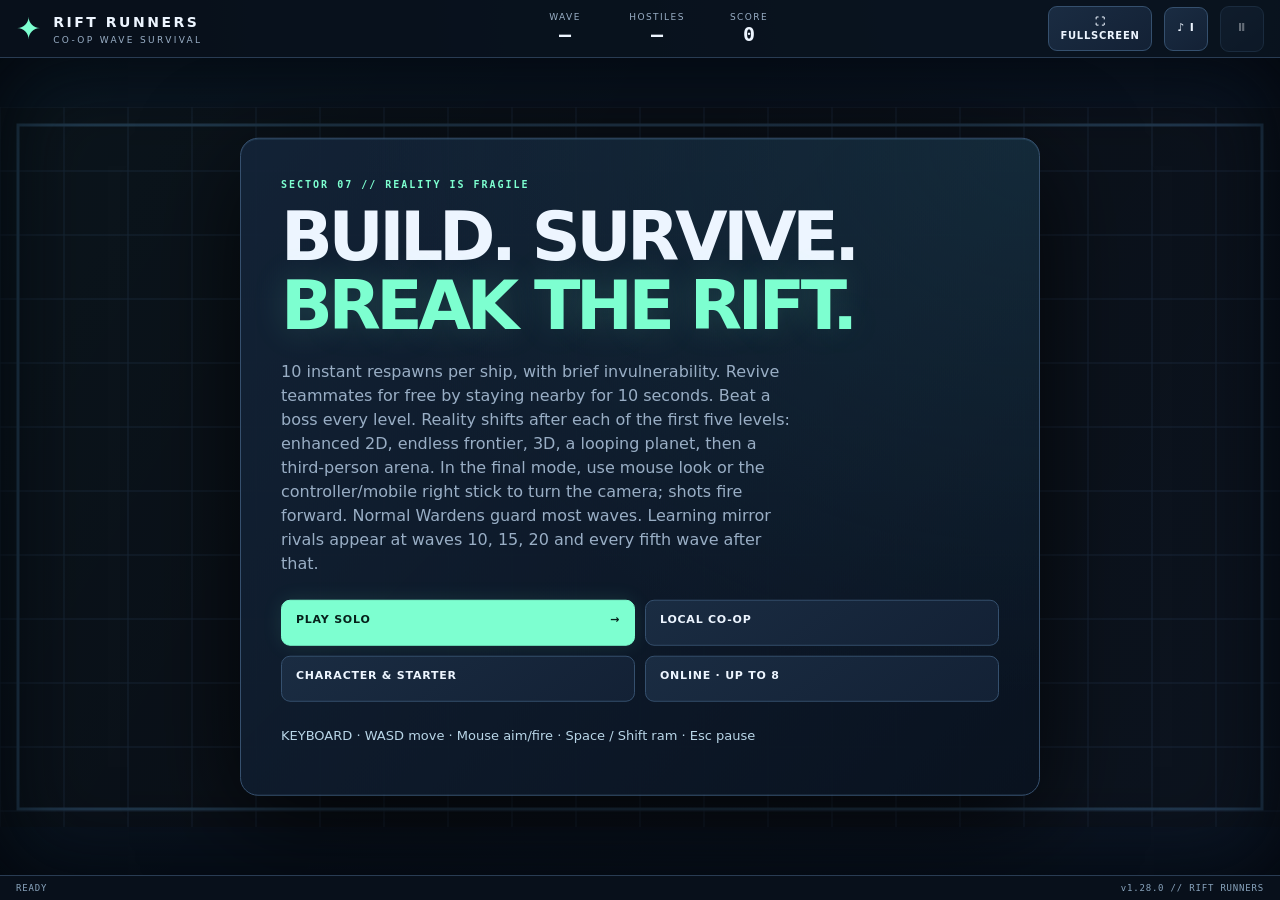
<file: index.html>
<!doctype html>
<html lang="en">
<head>
  <meta charset="utf-8">
  <meta name="viewport" content="width=device-width,initial-scale=1,viewport-fit=cover">
  <meta name="theme-color" content="#080b12">
  <meta name="description" content="Rift Runners — a peer-to-peer twin-stick wave survival game.">
  <title>Rift Runners</title>
  <link rel="icon" type="image/svg+xml" href="data:image/svg+xml,%3Csvg xmlns='http://www.w3.org/2000/svg' viewBox='0 0 64 64'%3E%3Crect width='64' height='64' rx='14' fill='%23080b12'/%3E%3Cpath d='M32 7 48 25 39 29 51 48 33 40 22 56 23 37 7 32 25 25z' fill='%2368f7c2'/%3E%3C/svg%3E">
  <link rel="stylesheet" href="style.css?v=1.28.0">
</head>
<body>
  <main>
    <header>
      <div class="brand"><span class="mark">✦</span><div><b>RIFT RUNNERS</b><small>CO-OP WAVE SURVIVAL</small></div></div>
      <div class="hud">
        <div><span>WAVE</span><strong id="wave">—</strong></div>
        <div><span>HOSTILES</span><strong id="hostiles">—</strong></div>
        <div><span>SCORE</span><strong id="score">0</strong></div>
      </div>
      <button id="fullscreenBtn" aria-label="Enter fullscreen">⛶ FULLSCREEN</button>
      <button id="soundBtn" aria-label="Mute sound" aria-pressed="true">♪ ON</button>
      <button id="pauseBtn" class="icon" aria-label="Pause">Ⅱ</button>
    </header>

    <section class="stage">
      <canvas id="game" width="1280" height="720" aria-label="Rift Runners game arena"></canvas>
      <div class="scanlines"></div>
      <button id="skipLevelBtn" class="skip-level hidden" title="Finish this wave and start the next without visiting the shop">SKIP LEVEL →</button>

      <section id="menu" class="panel menu">
        <p class="eyebrow">SECTOR 07 // REALITY IS FRAGILE</p>
        <h1>BUILD. SURVIVE.<br><em>BREAK THE RIFT.</em></h1>
        <p class="lede">10 instant respawns per ship, with brief invulnerability. Revive teammates for free by staying nearby for 10 seconds. Beat a boss every level. Reality shifts after each of the first five levels: enhanced 2D, endless frontier, 3D, a looping planet, then a third-person arena. In the final mode, use mouse look or the controller/mobile right stick to turn the camera; shots fire forward. Normal Wardens guard most waves. Learning mirror rivals appear at waves 10, 15, 20 and every fifth wave after that.</p>
        <div class="actions">
          <button class="primary" data-action="solo">PLAY SOLO <span>→</span></button>
          <button data-action="local">LOCAL CO-OP</button>
          <button data-action="armory">CHARACTER & STARTER</button>
          <button data-action="online">ONLINE · UP TO 8</button>
        </div>
        <p class="touch-help">Left thumb: move · Right thumb: aim &amp; fire · Ram forward with a red front shield · 30s cooldown. Landscape recommended.</p><p id="inputHint">KEYBOARD · WASD move · Mouse aim/fire · Space / Shift ram · Esc pause</p><div class="controls"><span><kbd>WASD</kbd> MOVE</span><span><kbd>MOUSE</kbd> AIM + FIRE</span><span><kbd>SPACE</kbd> RAM</span></div>
      </section>

      <section id="armory" class="panel armory hidden">
        <button class="back" data-action="armory-done">← DONE</button>
        <p class="eyebrow">ONE WEAPON. BUILD YOUR RUN.</p><h2 id="armoryTitle">Your character</h2>
        <p id="profileInfo" class="muted"></p><div id="slots"></div>
        <button data-action="skills-preview">PREVIEW SKILL TREE</button>
        <button data-action="armory-player">SWITCH PLAYER (LOCAL)</button>
        <h3>Choose one starter weapon</h3><p class="muted">Find supply crates during waves. Collect green materials and XP, then buy weapons and passive items in the shop. Combine two matching weapons of the same rarity to upgrade them.</p><div id="weaponCards"></div>
      </section>
      <section id="shop" class="panel shop hidden">
        <div class="shop-head"><div><p class="eyebrow">FIELD EXCHANGE // WAVE CLEARED</p><h2 id="shopTitle"></h2></div><strong id="shopWallet"></strong></div>
        <div class="shop-layout">
          <aside class="shop-sidebar">
            <div class="shop-summary"><button data-action="skills" class="skill-entry">✦ SKILL TREE</button><p id="shopHint"></p><div id="levelChoices"></div></div>
            <div class="shop-toolbar"><p id="teamReady" role="status"></p><button id="buyLife">BUY LIFE</button><button id="reroll">REROLL</button><button id="switchShop">SWITCH PLAYER</button><button id="readyShop" class="primary">READY · NEXT WAVE</button></div>
          </aside>
          <div class="shop-browser"><nav class="shop-tabs" aria-label="Shop sections"><button id="tab-offers">MARKET</button><button id="tab-inventory">WEAPONS</button><button id="tab-items">AUGMENTS</button><button id="tab-stats">SHIP STATS</button></nav>
            <div class="shop-scroll">
              <section id="pane-offers"><p class="section-help">Two weapons + two augments. Lock offers to keep them. Effects scale with rarity.</p><div id="offers"></div></section>
              <section id="pane-inventory" class="hidden"><p class="section-help">Match weapon + rarity to combine. Six slots maximum. Full inventory? Matching purchases combine automatically.</p><div id="inventory"></div></section>
              <section id="pane-stats" class="hidden"><p class="section-help">Current stats for your selected ship. Choose level upgrades in the left panel.</p><p id="shopStats"></p></section>
              <section id="pane-items" class="hidden"><p class="section-help">Your installed augments. Bonuses stack up to their listed caps.</p><div id="itemList"></div></section>
            </div>
          </div>
        </div>
      </section>
      <section id="skills" class="panel skill-panel hidden" aria-label="Skill tree">
        <div class="tree-head"><button data-action="skill-close">← BACK</button><b>CONSTELLATION</b><strong id="treePoints"></strong><button id="treeZoomOut" aria-label="Zoom out">−</button><button id="treeZoomIn" aria-label="Zoom in">+</button><button id="treeCenter">FIT</button></div>
        <div class="tree-layout"><div id="treeMap" tabindex="0" aria-label="Pan the skill tree"><div id="treeSpace"><div id="treeWorld"><svg id="treeLines" viewBox="0 0 2200 2100" aria-hidden="true"></svg></div></div></div>
        <aside class="tree-detail"><p class="eyebrow">CHOOSE YOUR PATH</p><h2 id="treeName"></h2><p id="treeDescription"></p><p id="treeRequirement"></p><button id="treeUnlock" class="primary">UNLOCK</button><p id="treeHint" class="small-print"></p></aside></div>
      </section>
      <div id="loadoutHud" aria-live="off"></div>
      <div id="bossHud" class="hidden"><b id="bossName">RIFT WARDEN</b><progress id="bossBar" value="1" max="1" aria-label="Boss health"></progress></div>
      <section id="lobby" class="panel lobby hidden">
        <button class="back" data-action="back">← BACK</button>
        <p class="eyebrow">DIRECT LINK</p><h2>Up to 8-player co-op</h2>
        <p class="muted">Share one room password with up to seven friends. The host taps START RUN when everyone is here.</p>
        <label class="room-label" for="roomPassword">Room password</label>
        <input id="roomPassword" autocomplete="off" autocapitalize="none" spellcheck="false" maxlength="64" placeholder="Host generates one, or enter your friend's">
        <div class="role-pick">
          <button class="primary" data-action="host">HOST ROOM</button>
          <button data-action="join">JOIN ROOM</button>
          <button data-action="copy">COPY</button>
        </div>
        <p id="crewList" class="muted" aria-live="polite"></p><button id="startRoom" class="primary hidden" data-action="start-room">START RUN</button>
        <p id="netStatus" class="status" role="status" aria-live="polite">Choose Host or Join.</p>
        <pre id="netDetails" style="font:12px/1.5 monospace;white-space:pre-wrap;max-height:90px;overflow:auto" aria-live="polite"></pre><p class="muted small-print">Use a game-only password, never an account password. Join before the run starts. If disconnected, choose JOIN ROOM with the same password in this tab to reclaim your ship. Host migration is automatic while teammates remain online. PeerJS provides matchmaking; browsers connect using WebRTC. Some networks may still block the connection.</p>
      </section>

      <section id="upgrade" class="panel upgrade hidden"><p class="eyebrow">WAVE CLEARED</p><h2>Choose an upgrade</h2><p id="upgradeHint"></p><div id="cards"></div></section>
      <section id="gameover" class="panel gameover hidden"><p class="eyebrow">SIGNAL LOST</p><h2>Run over</h2><p id="finalScore"></p><button class="primary" data-action="restart">RUN IT BACK</button><button data-action="back">MAIN MENU</button></section>
      <div id="respawnControls" class="respawn-controls hidden"></div>
      <div id="toast" class="toast hidden"></div>
      <div id="touch" class="touch hidden"><div class="stick" id="moveStick" aria-label="Movement stick"><i></i><span>MOVE</span></div><div class="stick fire" id="aimStick" aria-label="Aim and fire stick"><i></i><span>AIM / FIRE</span></div><button id="dashTouch">RAM</button></div>
    </section>
    <footer><span id="mode">READY</span><span>v1.28.0 // RIFT RUNNERS</span></footer>
  </main>
  <script src="skill-tree.js?v=1.28.0"></script>
  <script src="skill-ui.js?v=1.28.0"></script>
  <script src="sphere-world.js?v=1.28.0"></script>
  <script src="progression.js?v=1.28.0"></script>
  <script src="rift-frontier.js?v=1.28.0"></script>
  <script src="rift-visuals.js?v=1.28.0"></script>
  <script src="rift-models.js?v=1.28.0"></script>
  <script src="third-person.js?v=1.28.0"></script>
  <script src="rift-3d.js?v=1.28.0"></script>
  <script src="fullscreen.js?v=1.28.0"></script>
  <script src="gamepad.js?v=1.28.0"></script>
  <script src="network-visuals.js?v=1.28.0"></script>
  <script src="arcade-feedback.js?v=1.28.0"></script>
  <script src="combat-grid.js?v=1.28.0"></script>
  <script src="game.js?v=1.28.0"></script>
</body>
</html>
</file>
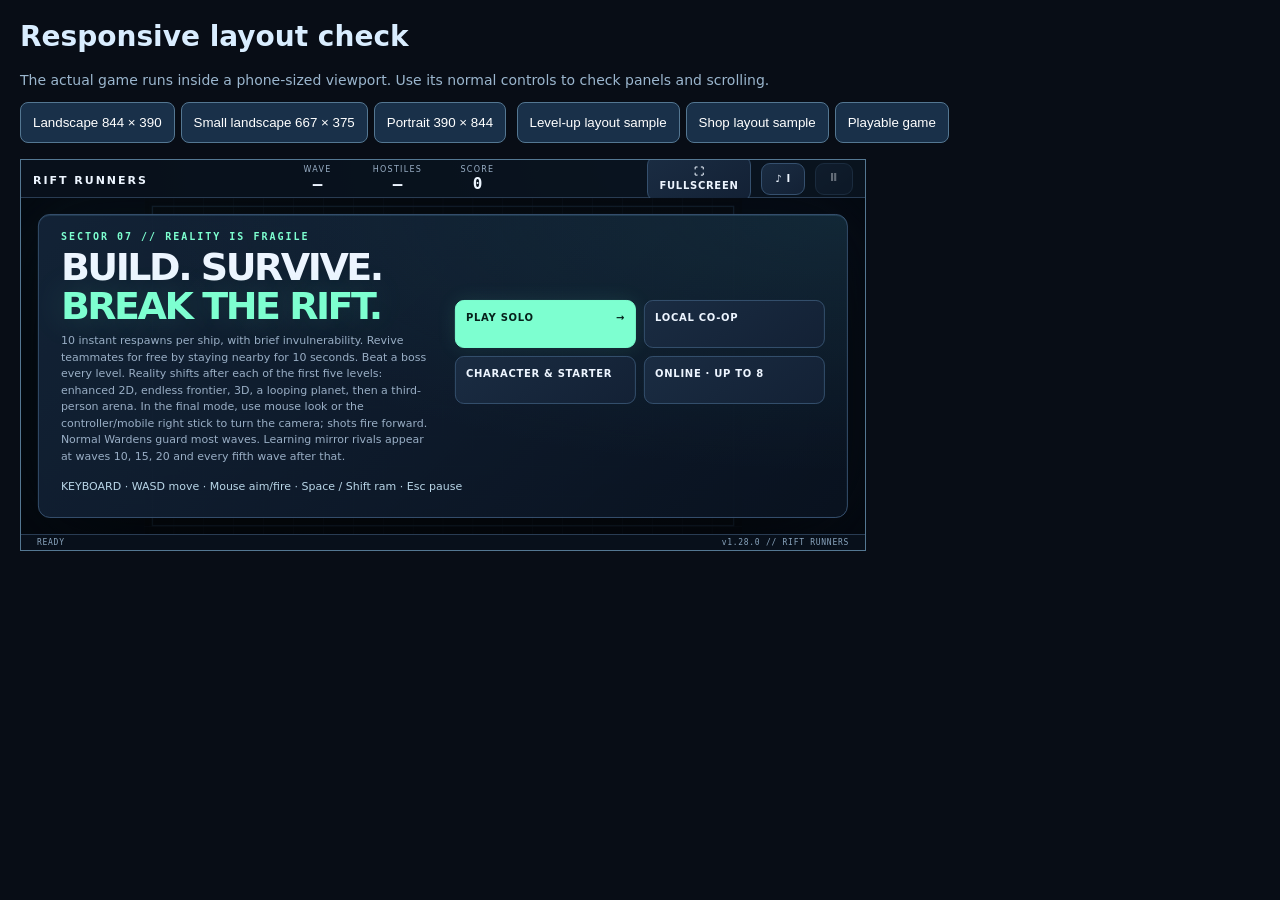
<file: layout-check.html>
<!doctype html>
<html lang="en"><meta charset="utf-8"><meta name="viewport" content="width=device-width,initial-scale=1"><title>Rift Runners — layout check</title>
<style>body{margin:20px;background:#080d16;color:#d9edff;font:14px system-ui}button{padding:12px;margin:0 6px 16px 0;background:#193049;color:#fff;border:1px solid #547792;border-radius:8px}iframe{display:block;border:1px solid #547792;width:844px;height:390px;max-width:none}p{color:#9bb6ce}</style>
<h1>Responsive layout check</h1><p>The actual game runs inside a phone-sized viewport. Use its normal controls to check panels and scrolling.</p>
<button data-size="844,390">Landscape 844 × 390</button><button data-size="667,375">Small landscape 667 × 375</button><button data-size="390,844">Portrait 390 × 844</button>
<button id="levelSample">Level-up layout sample</button><button id="shopSample">Shop layout sample</button><button id="playGame">Playable game</button>
<iframe id="preview" src="index.html" title="Game viewport"></iframe>
<script>
// A sample of the production shop markup, with no game state or saved progress.
document.querySelector('#playGame').onclick=()=>{const f=document.querySelector('#preview');f.removeAttribute('srcdoc');f.src='index.html';};
document.querySelector('#shopSample').onclick=()=>sample(false);
document.querySelector('#levelSample').onclick=()=>sample(true);
async function sample(level){
 const html=await (await fetch('index.html')).text(),doc=new DOMParser().parseFromString(html,'text/html');
 doc.querySelectorAll('script').forEach(s=>s.remove());
 doc.querySelectorAll('.panel').forEach(p=>p.classList.add('hidden'));
 doc.querySelector('#shop').classList.remove('hidden');
 if(level){doc.querySelector('#shop').classList.add('level-pending');doc.querySelector('#levelChoices').innerHTML='<button>Damage — +15% weapon damage</button><button>Vitality — +20 maximum HP</button><button>Haste — +10% attack speed</button>';} 
 doc.querySelector('#shopTitle').textContent='Ranger · Green ship';
 doc.querySelector('#shopWallet').textContent='120 ◇';
 doc.querySelector('#shopHint').textContent=level?'Choose a level upgrade, then shop and mark Ready.':'Sample shop: choose a section to check the layout.';
 doc.querySelector('#shopStats').textContent='120 materials · Level 3 · XP 9/24 · HP 100/100 · Damage 110% · Armor 0 · Regen 0.0/s · Luck 0 · Harvest 0 · Crit 5%';
 doc.querySelector('#teamReady').textContent='Green: Shopping';
 doc.querySelector('#offers').textContent='Sample market. Tap Ship Stats above to view your ship.';
 doc.querySelector('#switchShop').classList.add('hidden');
 doc.querySelectorAll('.shop-toolbar button').forEach(b=>b.disabled=true);
 const script=doc.createElement('script');
 script.textContent="document.querySelectorAll('.shop-tabs button').forEach(b=>b.onclick=()=>{document.querySelectorAll('.shop-tabs button').forEach(t=>t.classList.toggle('selected',t===b));document.querySelectorAll('.shop-scroll>section').forEach(p=>p.classList.toggle('hidden',p.id!=='pane-'+b.id.slice(4)));});";
 doc.body.append(script);document.querySelector('#preview').srcdoc=doc.documentElement.outerHTML;
};
</script>
<script>document.querySelectorAll('[data-size]').forEach(b=>b.onclick=()=>{const [w,h]=b.dataset.size.split(',');const f=document.querySelector('iframe');f.style.width=w+'px';f.style.height=h+'px';});</script></html>
</file>
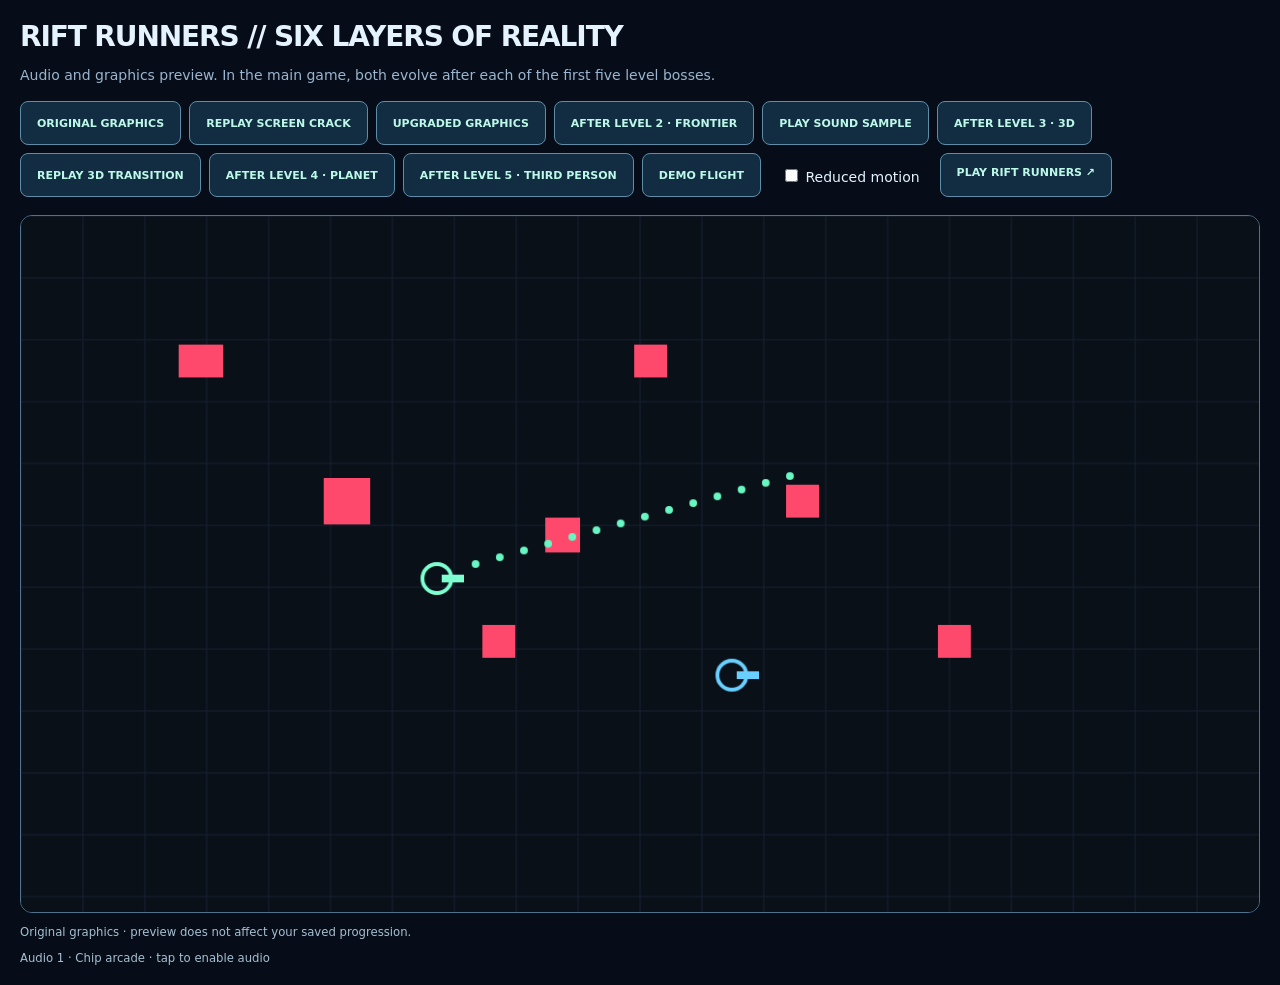
<file: rift-preview.html>
<!doctype html><html lang="en"><head><meta charset="utf-8"><meta name="viewport" content="width=device-width,initial-scale=1,viewport-fit=cover"><title>Rift Runners — transformation preview</title><style>
*{box-sizing:border-box}body{margin:0;background:#070d18;color:#e5f3ff;font:14px system-ui}main{max-width:1280px;margin:auto;padding:20px}h1{font-size:28px;margin:0 0 8px;letter-spacing:-.04em}p{color:#9bb5d0}nav{display:flex;flex-wrap:wrap;gap:8px;align-items:center;margin:18px 0}button,a{min-height:44px;padding:12px 16px;border:1px solid #5d8da8;border-radius:8px;background:#122c41;color:#bdf9e8;font:700 11px system-ui;text-decoration:none;cursor:pointer}label{padding:12px}canvas{display:block;width:100%;aspect-ratio:16/9;background:#0a1018;border:1px solid #51728e;border-radius:12px}small{display:block;color:#a6bfd1;margin-top:12px}@media(max-height:540px){main{padding:10px}h1{font-size:20px}p{margin:5px 0}nav{margin:8px 0}canvas{max-height:calc(100dvh - 150px);object-fit:contain}small{font-size:10px}}
</style></head><body><main><h1>RIFT RUNNERS // SIX LAYERS OF REALITY</h1><p>Audio and graphics preview. In the main game, both evolve after each of the first five level bosses.</p><nav><button id="before">ORIGINAL GRAPHICS</button><button id="replay">REPLAY SCREEN CRACK</button><button id="after">UPGRADED GRAPHICS</button><button id="frontier">AFTER LEVEL 2 · FRONTIER</button><button id="sample">PLAY SOUND SAMPLE</button><button id="three">AFTER LEVEL 3 · 3D</button><button id="replay3d">REPLAY 3D TRANSITION</button><button id="planet">AFTER LEVEL 4 · PLANET</button><button id="thirdperson">AFTER LEVEL 5 · THIRD PERSON</button><button id="flight">DEMO FLIGHT</button><label><input id="reduce" type="checkbox"> Reduced motion</label><a href="./">PLAY RIFT RUNNERS ↗</a></nav><canvas id="preview" width="1280" height="720" aria-label="Transformation preview"></canvas><small id="status" role="status">Original graphics · preview does not affect your saved progression.</small><small id="audioStatus">Tap a phase, then play its sound sample.</small></main>
<script src="skill-tree.js?v=1.27.0"></script><script src="progression.js?v=1.27.0"></script><script src="third-person.js?v=1.27.0"></script><script src="sphere-world.js?v=1.27.0"></script><script src="rift-frontier.js?v=1.27.0"></script><script src="rift-models.js?v=1.27.0"></script><script src="arcade-feedback.js?v=1.27.0"></script><script src="rift-visuals.js?v=1.27.0"></script><script src="rift-3d.js?v=1.27.0"></script><script>
const C=document.querySelector('canvas'),X=C.getContext('2d'),status=document.querySelector('#status'),reduce=document.querySelector('#reduce');reduce.checked=matchMedia('(prefers-reduced-motion: reduce)').matches;
const audio=RRFeedback.create();let sampleId=0;document.addEventListener('pointerdown',()=>audio.unlock(),{passive:true});document.addEventListener('keydown',()=>audio.unlock());
let layer=0,left=0,last=0,target=1,fly=false;
const state={W:1280,H:720,t:0,reduced:false,paused:false,players:[{id:0,x:430,y:375,angle:-.35,color:'#7dffd0',hp:90,maxHp:100,shield:20,maxShield:30,weapons:['pistol','rocket','laser','shotgun'].map(id=>({id,tier:2}))},{id:1,x:735,y:475,angle:-2.6,color:'#69cfff',hp:75,maxHp:100,shield:0,weapons:['pistol','rocket','smg'].map(id=>({id,tier:1}))}],enemies:['drone','tank','gunner','charger','skirmisher','bomber','medic'].map((type,n)=>({id:n,type,x:180+(n*157)%930,y:150+(n%3)*145,r:type==='tank'||type==='sentinel'?24:17,hp:100,maxHp:100,aim:n*.8,hit:0})),shots:Array.from({length:14},(_,n)=>({x:470+n*25,y:360-n*7,vx:600,vy:-160,r:n%5?3:7,color:n%3?'#a5fff0':'#d8aeff'})),enemyShots:[{x:570,y:265,r:7},{x:610,y:300,r:7},{x:650,y:335,r:7}],effects:[],particles:Array.from({length:20},(_,n)=>({x:880+Math.cos(n)*n*3,y:230+Math.sin(n)*n*3,vx:Math.cos(n)*70,vy:Math.sin(n)*70,life:.45,color:'#cfacff'})),drops:Array.from({length:10},(_,n)=>({x:300+n*47,y:555+Math.sin(n)*22,kind:n===6?'crate':'material'}))};
state.enemies.push({id:99,type:'boss',mirror:true,sourceId:0,x:560,y:330,r:18,hp:300,maxHp:300,color:'#ff6bdd',aim:2.8,shield:20,maxShield:30,weapons:['pistol','rocket','laser','shotgun'].map(id=>({id,tier:2}))});
function classic(){X.fillStyle='#0a1018';X.fillRect(0,0,1280,720);X.strokeStyle='#172333';X.lineWidth=1;for(let a=0;a<1280;a+=64){X.beginPath();X.moveTo(a,0);X.lineTo(a,720);X.stroke();}for(let a=0;a<720;a+=64){X.beginPath();X.moveTo(0,a);X.lineTo(1280,a);X.stroke();}for(const e of state.enemies){X.fillStyle='#ff496c';X.fillRect(e.x-e.r,e.y-e.r,e.r*2,e.r*2);}for(const p of state.players){X.strokeStyle=p.color;X.lineWidth=4;X.beginPath();X.arc(p.x,p.y,15,0,Math.PI*2);X.stroke();X.fillStyle=p.color;X.fillRect(p.x+5,p.y-4,23,8);}for(const s of state.shots){X.fillStyle='#68f7c2';X.beginPath();X.arc(s.x,s.y,4,0,7);X.fill();}}
document.querySelector('#before').onclick=()=>{layer=0;left=0;status.textContent='Original graphics · schematic preview.';};document.querySelector('#after').onclick=()=>{layer=1;left=0;status.textContent='Layer II · actual upgraded renderer used during gameplay.';};document.querySelector('#replay').onclick=()=>{target=1;layer=0;left=3;status.textContent='Reality fracturing…';};
document.querySelector('#frontier').onclick=()=>{layer=1.5;left=0;};document.querySelector('#sample').onclick=()=>{audio.unlock();audio.setMuted(false);audio.setTier(layer);audio.event({id:++sampleId,kind:'shotgun'},1,reduce.checked,{x:-250,y:-100});setTimeout(()=>audio.event({id:++sampleId,kind:'blast'},1,reduce.checked,{x:250,y:150}),300);};
document.querySelector('#three').onclick=()=>{target=2;layer=2;left=0;};
document.querySelector('#replay3d').onclick=()=>{target=2;layer=1;left=3;status.textContent='Dimensions fracturing…';};
document.querySelector('#planet').onclick=()=>{target=3;layer=2;left=3;fly=true;};
document.querySelector('#thirdperson').onclick=()=>{layer=target=4;left=0;fly=false;state.players.forEach((p,i)=>Object.assign(p,{x:i*180,y:i*-90,angle:-Math.PI/2,cameraAngle:-Math.PI/2,character:i?'bulwark':'ranger'}));state.enemies.forEach((e,i)=>Object.assign(e,{x:(i-3)*110,y:-350-(i%3)*160}));state.shots=[];state.enemyShots=[];state.drops=[];state.particles=[];};
document.querySelector('#flight').onclick=()=>{fly=!fly;};
function frame(t){const dt=Math.min(.05,(t-last)/1000||0);last=t;if(left>0){left=Math.max(0,left-dt);if(left<=1.6)layer=target;if(!left)status.textContent='Layer II unlocked · this style stays for the rest of the run.';}audio.setTier(layer,true);document.querySelector('#audioStatus').textContent='Audio '+(audio.stage+1)+' · '+audio.name+' · '+(audio.active?'audio ready':'tap to enable audio');state.frontier=layer===1.5||layer===2;state.fieldCamera={x:640,y:360};state.worldSeed=7;state.t=t/1000;state.reduced=reduce.checked;state.third=layer===4;state.sphere=layer===3;state.focus=state.players[0];if(layer===3&&fly){const p=state.players[0],a=p.cameraAngle||0,vx=65*Math.cos(a)-18*Math.sin(a),vy=65*Math.sin(a)+18*Math.cos(a),at=RRSphere.step({...p,angle:a},vx,vy,dt);p.x=at.x;p.y=at.y;p.cameraAngle=at.angle;p.angle=Math.atan2(18,65)+at.angle;}if(layer>=2){const ok=Rift3D.draw(X,state);if(!ok)RiftVisual.draw(X,state);status.textContent=ok?(layer===4?'Layer VI · third-person arena · ':layer===3?'Layer V · mesh models · looping planet · ':'Layer IV · ')+Rift3D.backend+' 3D renderer'+(Rift3D.reason?' · '+Rift3D.reason:''):'WebGL unavailable · enhanced 2D fallback';}else if(layer)RiftVisual.draw(X,state);else classic();RiftVisual.fracture(X,left,reduce.checked,1280,720,target);requestAnimationFrame(frame);}requestAnimationFrame(frame);
</script></body></html>
</file>
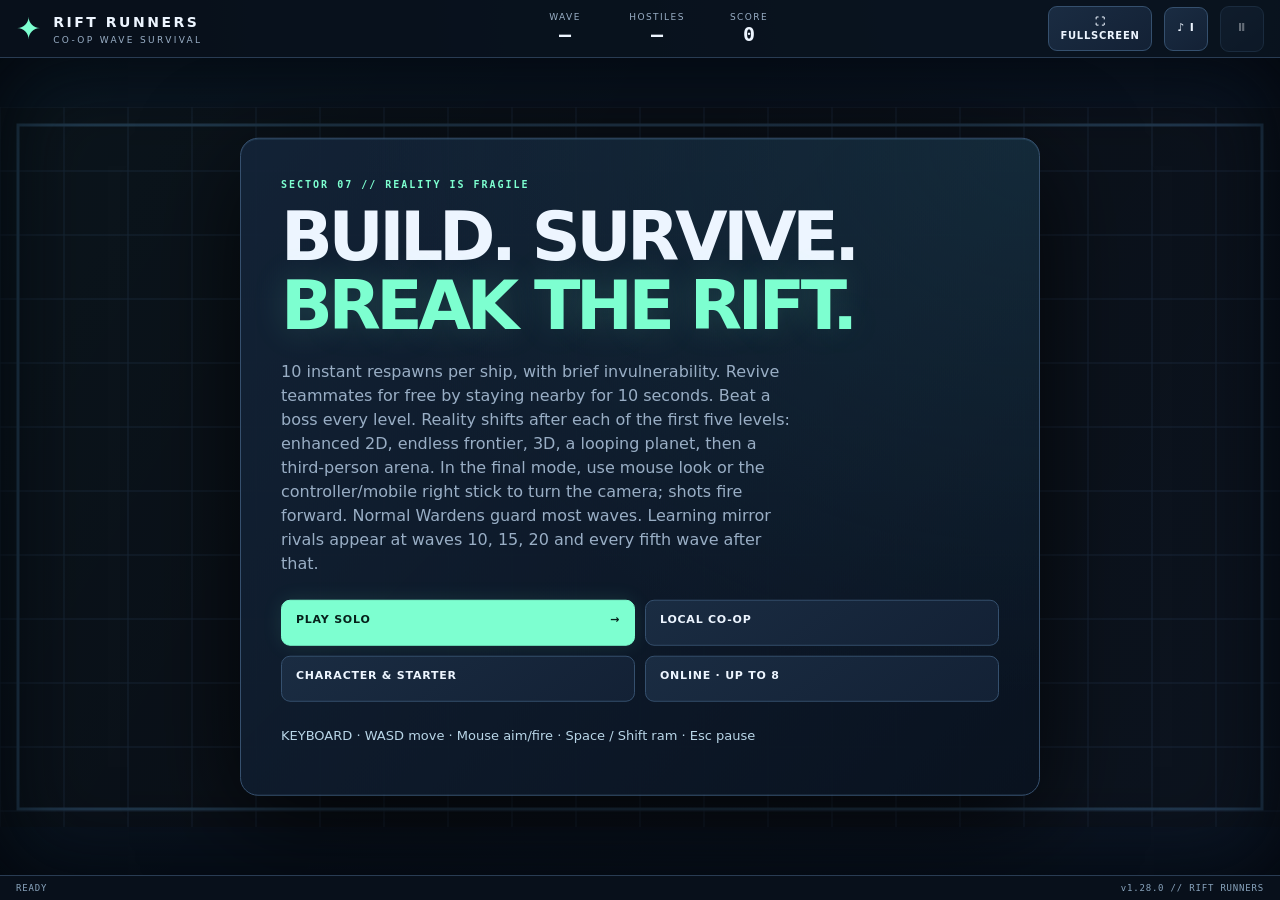
<file: riftbreak.html>
<!doctype html>
<html lang="en"><head><meta charset="utf-8"><meta name="viewport" content="width=device-width,initial-scale=1"><meta http-equiv="refresh" content="0;url=./"><title>Rift Runners</title><link rel="canonical" href="https://lainofthewired369.github.io/twinstick/"></head><body><p>Rift Runners is now one game. <a href="./">Play Rift Runners</a></p><script>location.replace("./"+location.search+location.hash);</script></body></html>
</file>
<file: style.css>
/* Afterburn interface: safe areas, independent scrolling, landscape-first shop. */
:root{--bg:#070b13;--panel:#0e1929;--line:#293c53;--mint:#7dffd0;--cyan:#69cfff;--muted:#99aec5;--text:#edf5ff;--amber:#ffd180;--red:#ff637d;color-scheme:dark}
*{box-sizing:border-box}html,body{margin:0;height:100%;overflow:hidden;background:var(--bg);color:var(--text);font-family:Inter,ui-sans-serif,system-ui,sans-serif}
body{height:100dvh;overscroll-behavior:none}main{width:100%;height:100%;display:flex;flex-direction:column;background:radial-gradient(ellipse at 80% 0,#163146,transparent 65%)}
header,footer{display:flex;align-items:center;flex:none;gap:12px;padding-left:max(16px,env(safe-area-inset-left));padding-right:max(16px,env(safe-area-inset-right));background:#08111ce8;border-bottom:1px solid var(--line)}
header{height:58px}.brand{display:flex;gap:12px;align-items:center;min-width:250px}.mark{color:var(--mint);font-size:30px}.brand b{letter-spacing:.18em;font-size:14px}.brand small{display:block;font-size:9px;letter-spacing:.26em;color:var(--muted);margin-top:4px}.hud{flex:1;display:flex;justify-content:center;gap:36px}.hud div{text-align:center;min-width:56px}.hud span{display:block;font-size:9px;color:var(--muted);letter-spacing:.16em}.hud strong{font:700 20px ui-monospace,monospace}.icon{padding:0;width:44px;height:44px}
footer{height:25px;border-top:1px solid var(--line);border-bottom:0;justify-content:space-between;font:9px ui-monospace,monospace;color:#89a4bd;letter-spacing:.09em}
.stage{position:relative;flex:1;min-height:0;overflow:hidden;background:#09121e}canvas{position:absolute;inset:0;width:100%;height:100%;object-fit:contain;touch-action:none;cursor:crosshair}.scanlines{position:absolute;inset:0;pointer-events:none;background:linear-gradient(120deg,#40ffd006,transparent 40%,#548aff08);box-shadow:inset 0 0 90px #02060c}
.panel{position:absolute;z-index:3;left:50%;top:50%;transform:translate(-50%,-50%);width:min(680px,94%);max-height:calc(100% - 20px);overflow-y:auto;padding:28px;border:1px solid #36506e;border-radius:18px;background:linear-gradient(135deg,#132337f5,#09121ffb);box-shadow:0 25px 100px #000b,inset 0 1px #7fd8ff20;scrollbar-width:thin;scrollbar-color:#52718a #0b1522}
h1,h2,h3,p{margin-top:0}h2{font-size:28px;margin-bottom:12px;letter-spacing:-.04em}h3{font-size:15px}p{line-height:1.5}.eyebrow{color:var(--mint);font:700 10px ui-monospace,monospace;letter-spacing:.2em;margin-bottom:12px}.muted,.lede,.section-help{color:var(--muted)}.small-print,.section-help{font-size:12px}.menu{width:min(800px,94%);padding:40px;background:radial-gradient(ellipse at 100% 0,#265b6940,transparent 60%),linear-gradient(135deg,#132337f5,#09121ffb)}.menu h1{font-size:clamp(32px,5.4vw,68px);line-height:1.02;letter-spacing:-.065em;margin:12px 0 20px}.menu h1 em{font-style:normal;color:var(--mint);text-shadow:0 0 35px #75ffd22b}.lede{max-width:520px}.actions{display:grid;grid-template-columns:1fr 1fr;gap:10px;margin:24px 0}.actions button{text-align:left;display:flex;justify-content:space-between}
button{min-height:46px;border:1px solid #35506e;border-radius:9px;padding:12px 14px;background:linear-gradient(145deg,#1a2c42,#132135);color:var(--text);font:700 11px/1.35 system-ui;letter-spacing:.07em;cursor:pointer;touch-action:manipulation}button:hover{border-color:var(--mint);background:#1c3a43}button:focus-visible,summary:focus-visible{outline:2px solid var(--cyan);outline-offset:2px}button:disabled{opacity:.4;cursor:default}button.primary{color:#06211b;background:var(--mint);border-color:var(--mint);box-shadow:0 0 20px #67ffd01a}.selected{border-color:var(--mint)!important;background:#184039!important}.back{background:transparent;border:0;min-height:44px;padding:8px 0;margin-bottom:8px}.controls{display:flex;gap:20px;color:var(--muted);font-size:10px}.controls kbd{color:var(--text);padding:4px;border:1px solid #35506e;border-radius:4px}.touch-help{display:none;color:var(--muted);font-size:12px}.hidden{display:none!important}
.armory{width:min(980px,95%)}#slots,#weaponCards{display:grid;grid-template-columns:repeat(2,minmax(0,1fr));gap:10px;margin:12px 0 18px}#slots button,#weaponCards button{text-align:left;min-height:72px}#slots span,#slots small,#weaponCards span{display:block;margin-top:6px;line-height:1.4;font-weight:400;color:var(--muted)}#slots small{font-size:10px}#weaponCards b{display:block}
.room-label{display:block;font-size:13px;margin-bottom:8px}#roomPassword{width:100%;min-height:48px;padding:12px;border:1px solid #52718a;border-radius:9px;background:#07111d;color:var(--mint);font:16px ui-monospace,monospace}.role-pick{display:flex;gap:8px;flex-wrap:wrap;margin:14px 0}.role-pick button{flex:1}.status{color:var(--amber);border-left:2px solid var(--amber);padding-left:12px;font-size:14px}.gameover{text-align:center}.gameover button{margin:5px}
.shop{width:min(1100px,96%);height:min(760px,calc(100% - 20px));padding:0;overflow:hidden;display:flex;flex-direction:column}.shop-head{display:flex;align-items:center;justify-content:space-between;gap:12px;padding:18px 22px;background:#15283e;border-bottom:1px solid var(--line);flex:none}.shop-head h2{font-size:23px;margin:0}.shop-head .eyebrow{margin:0 0 6px;font-size:9px}#shopWallet{font:700 25px ui-monospace,monospace;color:var(--mint);white-space:nowrap}.shop-layout{display:grid;grid-template-columns:240px minmax(0,1fr);flex:1;min-height:0}.shop-sidebar{display:flex;flex-direction:column;min-height:0;background:#0b1726;border-right:1px solid var(--line)}.shop-summary{flex:1;min-height:0;overflow:auto;padding:16px}#shopHint{font-size:12px;color:#b9cde0}details{font-size:11px;margin-bottom:12px}summary{min-height:40px;display:flex;align-items:center;cursor:pointer;color:var(--cyan);letter-spacing:.1em}#shopStats{font:11px/1.7 ui-monospace,monospace;color:var(--muted)}
#levelChoices{display:grid;gap:8px}#levelChoices button{font-size:11px;line-height:1.45;text-align:left;border-color:#467d73}.shop-toolbar{flex:none;display:grid;grid-template-columns:1fr 1fr;gap:6px;padding:10px;border-top:1px solid var(--line);background:#12233a}#teamReady{grid-column:1/-1;margin:0;color:var(--cyan);font-size:10px}#readyShop{grid-column:1/-1}.shop-toolbar button{padding:8px;font-size:10px}.shop-browser{display:flex;flex-direction:column;min-height:0}.shop-tabs{display:flex;padding:10px 14px;gap:8px;background:#0c1726;flex:none;border-bottom:1px solid var(--line)}.shop-tabs button{flex:1}.shop-scroll{overflow-y:auto;padding:16px;min-height:0;flex:1;scrollbar-width:thin}.section-help{margin-bottom:12px}#offers,#inventory,#itemList{display:grid;grid-template-columns:repeat(2,minmax(0,1fr));gap:10px}.shop-card{position:relative;min-width:0;background:linear-gradient(145deg,#1a2d43,#101d2e);border:1px solid #36506e;border-top-width:3px;border-radius:10px;padding:14px;line-height:1.6;font-size:12px}.shop-card p{margin:0 0 12px;min-height:54px;white-space:normal}.shop-card button{margin:2px;padding:9px;font-size:10px}.shop-card button:first-of-type{color:var(--mint)}#pane-items .shop-card{min-height:95px}
#loadoutHud{position:absolute;top:8px;left:50%;transform:translateX(-50%);max-width:calc(100% - 32px);padding:7px 12px;border:1px solid #3a59755c;border-radius:20px;background:#06101cdc;color:#d2e9f7;font:11px ui-monospace,monospace;white-space:nowrap;pointer-events:none;z-index:2}#loadoutHud:empty{display:none}#bossHud{position:absolute;top:46px;left:30%;width:40%;text-align:center;color:#ffb0da;font:10px system-ui;pointer-events:none;z-index:2;padding:7px;background:#1d0e25d9;border-radius:7px}#bossBar{display:block;width:100%;height:8px;margin-top:5px;accent-color:#ff6bdd}#bossBar::-webkit-progress-value{background:#ff6bdd}#bossBar::-webkit-progress-bar{background:#332139}
.touch{display:none;position:absolute;inset:0;pointer-events:none;z-index:2}.stick{position:absolute;left:max(22px,env(safe-area-inset-left));bottom:max(18px,env(safe-area-inset-bottom));width:112px;height:112px;border:1px solid #7dffd06b;border-radius:50%;background:radial-gradient(circle,#18384c99,#0c1b3380);box-shadow:inset 0 0 25px #67ffd015;pointer-events:auto;touch-action:none;user-select:none}.stick.fire{left:auto;right:max(22px,env(safe-area-inset-right));border-color:#69cfff7a}.stick i{position:absolute;width:40%;height:40%;left:30%;top:30%;border-radius:50%;background:#91d8e85c;border:1px solid #9cfff773;pointer-events:none}.stick span{position:absolute;top:calc(100% + 3px);left:0;width:100%;text-align:center;color:#a4c5d5;font:8px system-ui;letter-spacing:.14em;pointer-events:none}#dashTouch{position:absolute;right:max(46px,env(safe-area-inset-right));bottom:150px;width:64px;height:48px;padding:0;pointer-events:auto;touch-action:none;color:var(--cyan);background:#0f293bdf}.toast{position:absolute;bottom:24px;left:50%;transform:translateX(-50%);padding:12px;background:#10293a;border:1px solid var(--mint);z-index:5}
@media(any-pointer:coarse){.touch.active{display:block!important}.touch-help{display:block}.controls{display:none}}
@media(max-width:700px) and (orientation:portrait){header{padding-inline:10px}.brand{min-width:0}.brand small,.mark{display:none}.brand b{font-size:10px}.hud{gap:6px}.hud div{min-width:42px}.hud div:nth-child(2){display:none}.shop-head{padding:10px}.shop-head h2{font-size:17px}.shop-layout{grid-template-columns:1fr;grid-template-rows:auto minmax(0,1fr)}.shop-sidebar{display:grid;grid-template-columns:1fr 145px;max-height:180px;border-right:0;border-bottom:1px solid var(--line)}.shop-summary{padding:10px}.shop-toolbar{border-top:0}.shop-tabs{padding:6px}.shop-scroll{padding:10px}#offers,#inventory,#itemList{grid-template-columns:1fr}#loadoutHud{font-size:9px}#bossHud{left:18%;width:64%}footer{font-size:8px}.panel{padding:18px}.shop{padding:0}}
@media(orientation:landscape) and (max-height:540px){header{height:38px;padding-inline:max(12px,env(safe-area-inset-left));gap:10px}.brand{min-width:150px}.brand b{font-size:11px}.brand small,.mark{display:none}.hud{gap:24px}.hud strong{font-size:16px}.hud span{font-size:8px}.icon{min-height:32px;height:32px;width:38px}footer{height:16px;font-size:8px;padding-bottom:env(safe-area-inset-bottom)}.panel{max-height:calc(100% - 8px);border-radius:12px;padding:16px 22px}.menu{display:grid;grid-template-columns:1fr 1fr;column-gap:24px;width:min(950px,96%);align-items:center}.menu .eyebrow{grid-column:1;margin-bottom:6px}.menu h1{grid-column:1;font-size:clamp(26px,4.5vw,42px);margin:0;grid-row:2}.menu .lede{grid-column:1;font-size:11px;margin:8px 0}.menu .actions{grid-column:2;grid-row:1/4;margin:0;gap:8px}.menu .actions button{min-height:48px;padding:10px;font-size:10px}.menu .controls,.menu .touch-help{grid-column:1/-1;font-size:10px;margin:8px 0 0}.shop{padding:0;height:calc(100% - 8px);width:calc(100% - max(16px,env(safe-area-inset-left)) - max(16px,env(safe-area-inset-right)))}.shop-head{padding:8px 12px}.shop-head h2{font-size:16px}.shop-head .eyebrow{font-size:8px;margin-bottom:3px}#shopWallet{font-size:20px}.shop-layout{grid-template-columns:190px minmax(0,1fr)}.shop-summary{padding:9px}#shopHint{font-size:10px;margin-bottom:5px}summary{min-height:32px}.shop-toolbar{padding:6px}.shop-toolbar button{min-height:42px}.shop-tabs{padding:5px 8px;gap:6px}.shop-tabs button{min-height:40px;font-size:10px}.shop-scroll{padding:8px}.section-help{font-size:10px;margin-bottom:8px}.shop-card{padding:9px;font-size:11px}.shop-card p{min-height:40px;margin-bottom:6px}.shop-card button{min-height:42px;padding:7px}#offers,#inventory,#itemList{gap:8px}#levelChoices button{min-height:44px;padding:7px;font-size:10px}.stick{width:88px;height:88px;bottom:max(14px,env(safe-area-inset-bottom))}.stick.fire{right:max(18px,env(safe-area-inset-right))}.stick:not(.fire){left:max(18px,env(safe-area-inset-left))}#dashTouch{bottom:112px;right:max(34px,env(safe-area-inset-right));width:58px;height:44px;min-height:44px}#loadoutHud{top:4px;padding:4px 10px;font-size:9px}#bossHud{top:30px;left:34%;width:32%;font-size:9px;padding:4px}.armory{width:96%}.armory #slots{grid-template-columns:repeat(4,minmax(0,1fr))}.armory #weaponCards{grid-template-columns:repeat(5,minmax(0,1fr))}.armory #slots button,.armory #weaponCards button{padding:9px;font-size:10px}.armory p{font-size:11px}.armory h2{font-size:20px}.lobby{width:min(800px,94%)}.lobby h2{font-size:20px}.lobby .muted{font-size:11px}.lobby .small-print{font-size:10px}}
@media(prefers-reduced-motion:reduce){*{scroll-behavior:auto!important}}
.edition-link{display:inline-flex;align-items:center;min-height:44px;color:#9acfff;font:700 10px system-ui;letter-spacing:.08em;text-decoration:none}.edition-link:hover{color:#d7f8ff}.edition-links{display:flex;gap:20px;flex-wrap:wrap}.rift-evolved header,.rift-evolved footer{background:linear-gradient(90deg,#142c43,#281b40);border-color:#8e8eff77}.rift-evolved .panel{border-color:#9ba3ff;background:linear-gradient(130deg,#19314cf5,#261b3efb)}.rift-evolved .shop-head{background:linear-gradient(90deg,#21455c,#382953)}.rift-evolved .shop-card{box-shadow:inset 0 0 24px #a4d9ff0b}.rift-evolved .stick{border-color:#bad3ff;box-shadow:0 0 18px #82b4ff30}.rift-evolved #loadoutHud{border-color:#bfaaff88;color:#d2f9ff}.rift-evolved .brand b{color:#cbeeff}@media(orientation:landscape) and (max-height:540px){.menu>.edition-link,.menu>.edition-links{grid-column:1/-1;margin-top:3px}.edition-link{min-height:32px;font-size:9px}.edition-links{gap:16px}}
/* Keep all shop sections reachable on short, touch-screen viewports. */
.shop-tabs button{min-width:0;padding-inline:6px;min-height:44px;font-size:10px}
.shop-summary,.shop-scroll{touch-action:pan-y;overscroll-behavior:contain}
#pane-stats #shopStats{font-size:14px;line-height:2;color:var(--text);overflow-wrap:anywhere}
#crewList{font-size:12px;max-height:76px;overflow-y:auto;line-height:1.7;margin:8px 0;touch-action:pan-y}#startRoom{width:100%;margin-bottom:10px;min-height:44px}.toast{max-width:calc(100% - 24px);width:max-content;text-align:center;font-size:12px;pointer-events:none}#teamReady{overflow-wrap:anywhere}
#skills.skill-panel{width:96%;height:calc(100% - 10px);padding:0;overflow:hidden;display:flex;flex-direction:column}.tree-head{display:flex;align-items:center;gap:8px;padding:8px;border-bottom:1px solid var(--line)}.tree-head b{font-size:12px;color:var(--mint)}.tree-head strong{margin-left:auto;font:12px monospace;white-space:nowrap}.tree-head button{padding:8px;min-width:44px;min-height:44px}.tree-layout{display:flex;min-height:0;flex:1}#treeMap{flex:1;min-width:0;overflow:auto;touch-action:pan-x pan-y;overscroll-behavior:contain;background:radial-gradient(ellipse,#152e45,#070d1a)}#treeSpace{position:relative}#treeWorld{position:absolute;left:0;top:0;width:2200px;height:2100px;transform-origin:0 0}#treeLines{position:absolute;width:2200px;height:2100px;pointer-events:none}#treeLines line{stroke:#364f69;stroke-width:4}#treeLines line.owned{stroke:#91ffd5;filter:drop-shadow(0 0 4px #7dffd0)}.tree-node{position:absolute;width:64px;height:64px;min-height:64px;border-radius:50%;padding:0;font-size:26px;border:2px solid #4f6176;background:#111c2e;color:#8297b0;touch-action:pan-x pan-y}.tree-node.ability{border-radius:16px;outline:3px solid #46576e}.tree-node.available{border-color:var(--node-color);color:var(--node-color);box-shadow:0 0 18px #75cfff33}.tree-node.owned{background:#1b5048;color:#e8fff5;border-color:var(--mint);box-shadow:0 0 18px #7dffd044}.tree-node.chosen{outline:3px solid white;outline-offset:5px}.tree-detail{width:260px;padding:18px;overflow:auto;border-left:1px solid var(--line);background:#0c192a}.tree-detail h2{font-size:22px}.tree-detail p{font-size:12px;line-height:1.6}.tree-detail button{width:100%;margin-bottom:14px}.skill-entry{width:100%;margin-bottom:10px;border-color:#9f82d5;color:#e6c6ff}@media(orientation:landscape) and (max-height:540px){.tree-head{padding:4px;gap:5px}.tree-head b{display:none}.tree-detail{width:190px;padding:10px}.tree-detail h2{font-size:17px}.tree-detail p{font-size:10px;margin-bottom:8px}}@media(orientation:portrait) and (max-width:700px){.tree-head b{display:none}.tree-head{gap:3px;padding:4px}.tree-head button{font-size:9px}.tree-layout{flex-direction:column}.tree-detail{width:100%;max-height:230px;border-left:0;border-top:1px solid var(--line);padding:12px}#treeMap{min-height:170px}.tree-detail h2{font-size:18px;margin-bottom:6px}}

/* Level choices use the whole panel before the market becomes available. */
.shop.level-pending .shop-browser{display:none}
.shop.level-pending .shop-layout{display:flex}
.shop.level-pending .shop-sidebar{width:100%;border:0}
.shop.level-pending .shop-summary{padding:18px 24px}
.shop.level-pending #shopHint{font-size:18px;color:#e5f5ff;margin:4px 0 16px}
.shop.level-pending #levelChoices{grid-template-columns:repeat(3,minmax(0,1fr));gap:14px}
.shop.level-pending #levelChoices button{font-size:18px;line-height:1.5;min-height:110px;padding:18px;background:linear-gradient(135deg,#205246,#17324d);border:2px solid #76d8bc}
.shop.level-pending .skill-entry{width:auto;float:right;margin-left:12px;font-size:14px}
.shop.level-pending .shop-toolbar{display:none}
#fullscreenBtn{margin-left:auto;min-height:44px;padding:8px;font-size:11px}#fullscreenBtn[hidden]{display:none!important}
:fullscreen main{width:100%;height:100dvh;max-width:none;margin:0;border:0}
@media(orientation:landscape) and (max-height:540px){
 .shop.level-pending .shop-summary{padding:10px 14px}
 .shop.level-pending #shopHint{font-size:16px;margin-bottom:10px}
 .shop.level-pending #levelChoices button{font-size:16px;min-height:100px;padding:12px}
 .shop.level-pending .skill-entry{font-size:12px;min-height:44px}
 .tree-detail p{font-size:13px}.tree-detail h2{font-size:20px}
 #fullscreenBtn{font-size:10px;min-height:32px}.brand{min-width:0}
}
@media(orientation:portrait) and (max-width:700px){
 .shop.level-pending .shop-sidebar{display:flex;max-height:none}
 .shop.level-pending #levelChoices{grid-template-columns:1fr}
 .shop.level-pending #levelChoices button{min-height:80px;font-size:18px}
 .shop.level-pending .skill-entry{float:none;width:100%}
 #fullscreenBtn{font-size:9px}.hud{gap:4px}
}

#inputHint{font-size:13px;line-height:1.6;color:#b9d6e8;grid-column:1/-1;margin:8px 0}
.menu .controls{display:none}
html[data-input="gamepad"] .touch,html[data-input="keyboard"] .touch{display:none!important}
html[data-input="gamepad"] button:focus{outline:3px solid #fff;outline-offset:3px;box-shadow:0 0 20px #7dffd066}
@media(any-pointer:coarse){html:not([data-input="gamepad"]):not([data-input="keyboard"]) #inputHint{display:none}}
@media(orientation:landscape) and (max-height:540px){#inputHint{font-size:11px;margin:5px 0}}

.respawn-controls{position:absolute;z-index:35;bottom:90px;left:50%;transform:translateX(-50%);width:min(94%,560px);display:grid;gap:6px;padding:10px;background:#091825ed;border:1px solid #68f7c2;border-radius:12px;text-align:center}.respawn-controls button{min-height:48px;background:#68f7c2;color:#061820;font-weight:800;font-size:15px}.respawn-controls span{color:#d2e7ed;font-size:13px}.respawn-controls.hidden{display:none}

#soundBtn{flex:none;min-width:44px;min-height:44px;padding:7px;font-size:11px} @media(orientation:landscape) and (max-height:540px){#soundBtn{min-height:32px;font-size:10px}} @media(max-width:420px){header{gap:5px}.brand b{letter-spacing:.04em}#fullscreenBtn{font-size:8px;padding:4px}.hud div{min-width:30px}#soundBtn{font-size:10px;padding:4px}}

/* Keep Safari rotation text sizing stable and prevent gameplay/menu double-tap zoom. */
html{-webkit-text-size-adjust:100%;text-size-adjust:100%}
main{touch-action:pan-x pan-y;min-width:0}
.shop-head h2,.shop-summary,.shop-sidebar,.shop-head{min-width:0;overflow-wrap:anywhere}
.shop-summary{overflow-x:hidden}
#levelChoices button{width:100%;min-width:0;white-space:normal;overflow-wrap:anywhere;touch-action:pan-y}
#fullscreenBtn{flex-shrink:0;max-width:104px;font-size:10px;padding:8px}
@media(max-width:700px) and (orientation:portrait){
 header{gap:6px}.brand{flex:1;min-width:0}.hud{flex:0;gap:4px}
 .shop.level-pending .shop-summary{padding:12px}
 .shop.level-pending #levelChoices{gap:10px}
 .shop.level-pending #levelChoices button{font-size:16px;min-height:72px;padding:12px}
 .shop.level-pending #shopHint{font-size:16px}
}

.ship-preview{display:block;width:100%;height:80px;fill:#153246;stroke:#7dffd0;stroke-width:2}.ship-preview path{fill:#d8ffff;stroke:none}#slots button:disabled .ship-preview{stroke:#7890a5}#slots button.selected .ship-preview{filter:drop-shadow(0 0 6px #7dffd088)}
.shop.level-pending .skill-entry{margin-left:0}
/* Place the wave skip above the arena, away from movement and firing sticks. */
.skip-level{position:absolute;top:66px;right:max(10px,env(safe-area-inset-right));z-index:4;min-height:44px;padding:8px 12px;font-size:11px;touch-action:manipulation;background:#10293aee;border-color:var(--mint);color:var(--mint)}
.skip-level.hidden{display:none}
@media(orientation:landscape) and (max-height:540px){.skip-level{top:56px;font-size:10px;padding:6px 10px}}
</file>
